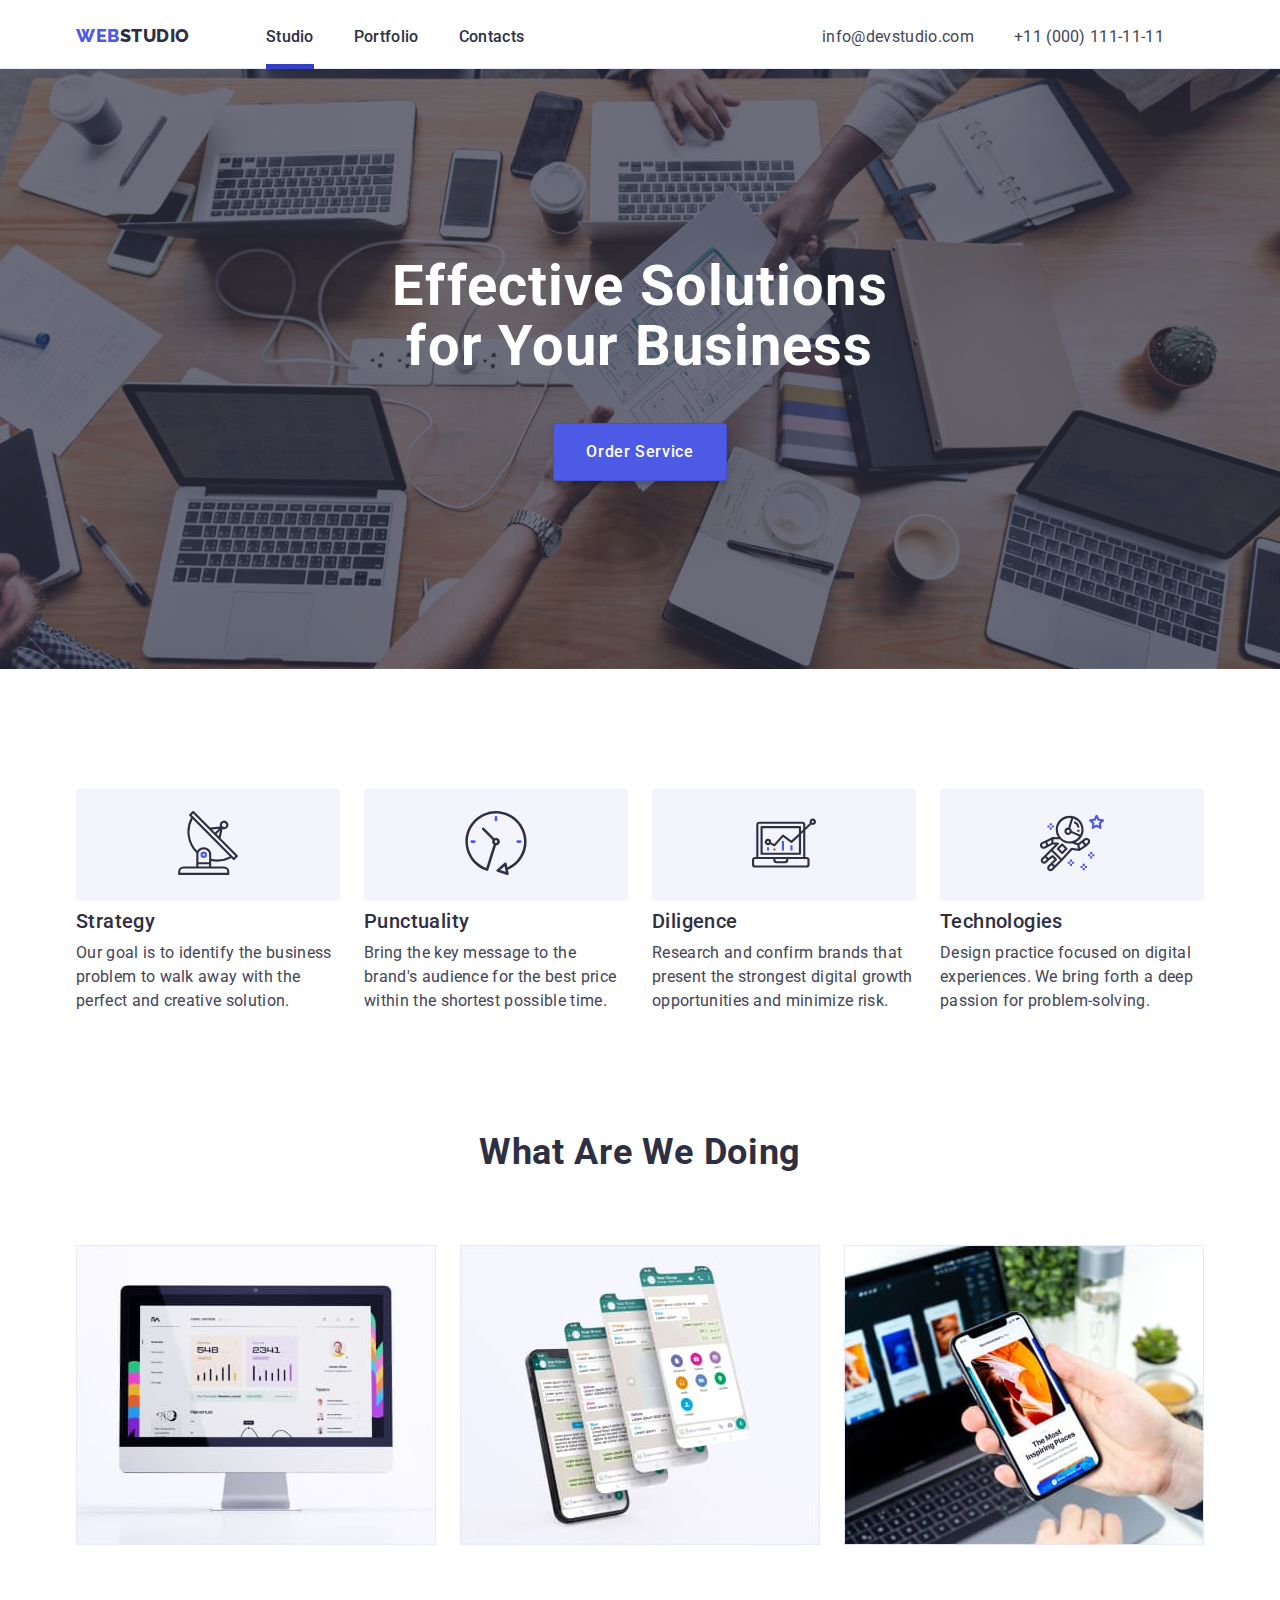
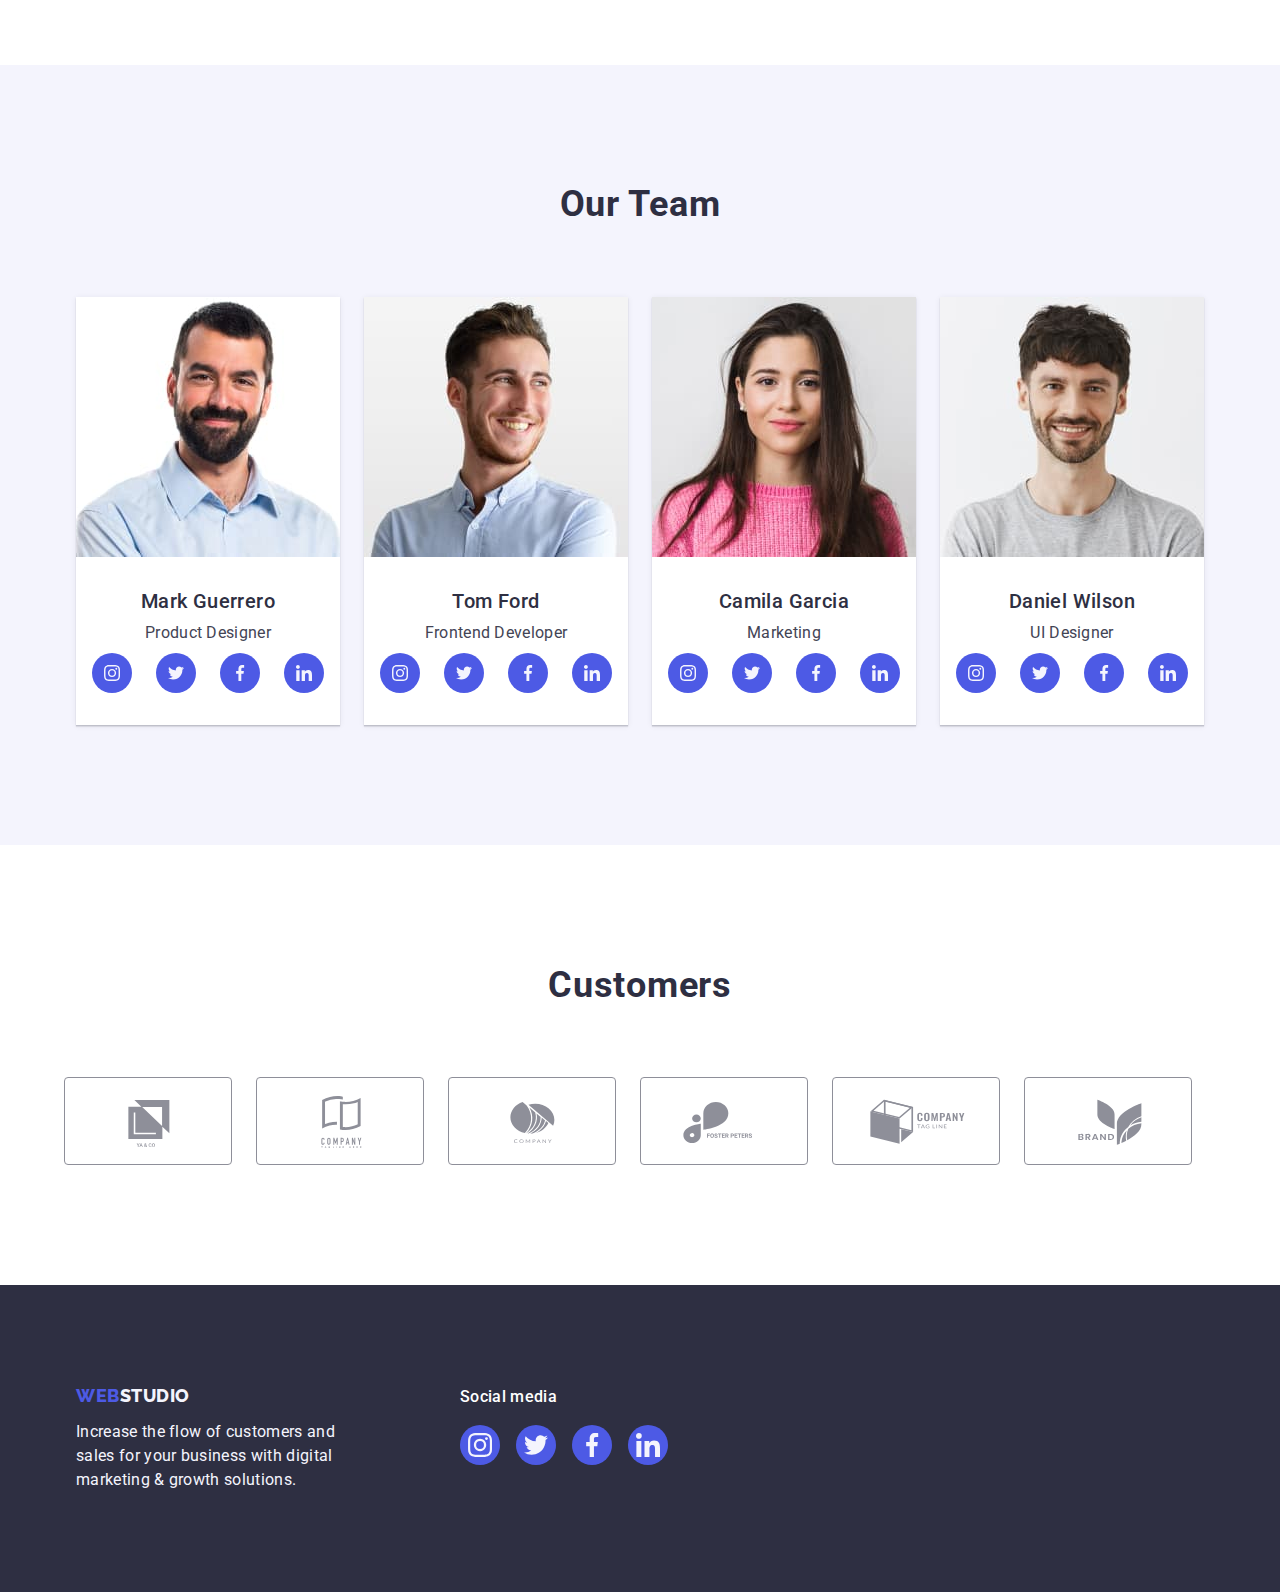
<file: index.html>
<!DOCTYPE html>
<html lang="en">
  <head>
    <meta charset="UTF-8" />
    <meta http-equiv="X-UA-Compatible" content="IE=edge" />
    <meta name="viewport" content="width=, initial-scale=1.0" />
    <title>WebStudio</title>
    <link rel="preconnect" href="https://fonts.googleapis.com" />
    <link rel="preconnect" href="https://fonts.gstatic.com" crossorigin />

    <link
      href="https://fonts.googleapis.com/css2?family=Raleway:wght@800&family=Roboto:wght@400;500;700;900&display=swap"
      rel="stylesheet"
    />

    <link
      rel="stylesheet"
      href="https://cdnjs.cloudflare.com/ajax/libs/modern-normalize/1.0.0/modern-normalize.min.css"
    />
    <link rel="stylesheet" href="./css/styles.css" />
  </head>
  <body>
    <!--header-WebStudio-start-->
    <header class="header">
      <div class="container">
        <div class="nav-wrap">
          <nav class="header-nav">
            <a href="./index.html" class="logo-title link"
              >Web<span class="logo-span">Studio</span></a
            >
            <ul class="header-list list">
              <li class="header-item link">
                <a href="./index.html" class="link-item link current">Studio</a>
              </li>
              <li class="header-item link">
                <a href="./portfolio.html" class="link-item link">Portfolio</a>
              </li>
              <li class="header-item link">
                <a href="" class="link-item link">Contacts</a>
              </li>
            </ul>
          </nav>
          <address class="header-address">
            <ul class="address-list list">
              <li class="address-item link">
                <a href="mailto:info@devstudio.com" class="link-adsress link"
                  >info@devstudio.com</a
                >
              </li>
              <li class="address-item link">
                <a href="tel:+110001111111" class="link-adsress link"
                  >+11 (000) 111-11-11</a
                >
              </li>
            </ul>
          </address>
        </div>
      </div>
    </header>
    <!--header-WebStudio-finish-->
    <main>
      <!--section-hero-start-->
      <section class="hero-section">
        <div class="container">
          <div class="hero-wrap">
            <h1 class="hero-title">Effective Solutions for Your Business</h1>
          </div>
          <div class="btn-wrap">
            <button type="button" data-modal-open class="hero-btn">
              Order Service
            </button>
          </div>
        </div>
      </section>
      <!--section-hero-finish-->

      <!--section-our-goals-start-->

      <section class="goals">
        <div class="container">
          <h2 class="goals-title" hidden>OUR GOALS</h2>
          <div class="our-wrap">
            <ul class="ours-list list">
              <li class="goals-item item">
                <div class="goals-svg-wrap">
                  <a class="svg-test" href="">
                    <svg width="64" height="64">
                      <use href="./images/icons.svg#icon-antenna"></use>
                    </svg>
                  </a>
                </div>
                <h3 class="goals-list-title title">Strategy</h3>
                <p class="goals-item-text text">
                  Our goal is to identify the business problem to walk away with
                  the perfect and creative solution.
                </p>
              </li>
              <li class="goals-item item">
                <div class="goals-svg-wrap">
                  <a class="svg-test" href="">
                    <svg width="64" height="64">
                      <use href="./images/icons.svg#icon-clock"></use>
                    </svg>
                  </a>
                </div>
                <h3 class="goals-list-title title">Punctuality</h3>
                <p class="goals-item-text text">
                  Bring the key message to the brand's audience for the best
                  price within the shortest possible time.
                </p>
              </li>
              <li class="goals-item item">
                <div class="goals-svg-wrap">
                  <a class="svg-test" href="">
                    <svg class="goals-swg" width="64" height="64">
                      <use href="./images/icons.svg#icon-diagram"></use>
                    </svg>
                  </a>
                </div>
                <h3 class="goals-list-title title">Diligence</h3>
                <p class="goals-item-text text">
                  Research and confirm brands that present the strongest digital
                  growth opportunities and minimize risk.
                </p>
              </li>
              <li class="goals-item item">
                <div class="goals-svg-wrap">
                  <a class="svg-test" href="">
                    <svg width="64" height="64">
                      <use href="./images/icons.svg#icon-astronaut"></use>
                    </svg>
                  </a>
                </div>
                <h3 class="goals-list-title title">Technologies</h3>
                <p class="goals-item-text text">
                  Design practice focused on digital experiences. We bring forth
                  a deep passion for problem-solving.
                </p>
              </li>
            </ul>
          </div>
        </div>
      </section>
      <!--section-our-goals-finish-->

      <!--section-our-worck-start-->
      <section class="worck">
        <div class="container">
          <h2 class="section-worck-title">What Are We Doing</h2>
          <ul class="img-worck list">
            <li class="worck-item item">
              <img
                src="./images/statistics.jpg"
                class="worck-img"
                alt="statistics"
                width="360"
              />
            </li>
            <li class="worck-item item">
              <img
                src="./images/informing.jpg"
                class="worck-img"
                alt="informing"
                width="360"
              />
            </li>
            <li class="worck-item item">
              <img
                src="./images/Software.jpg"
                class="worck-img"
                alt="Software"
                width="360"
              />
            </li>
          </ul>
        </div>
      </section>
      <!--section-our-worck-finish-->

      <!--section-our-experts-start-->
      <section class="team">
        <div class="container">
          <h2 class="section-team-title">Our Team</h2>
          <ul class="our-tram list">
            <li class="team-item item">
              <img
                src="./images/Mark-Guerrero.jpg"
                alt="Mark Guerrero"
                width="264"
              />
              <div class="info-wrap">
                <h3 class="team-list-title">Mark Guerrero</h3>
                <p class="team-list-text">Product Designer</p>
                <ul class="svg-link-list item">
                  <li class="social-networck-svg list">
                    <a class="social link" href=""
                      ><svg width="16" height="16">
                        <use
                          class="svg-wrap"
                          href="./images/icons.svg#icon-instagram"
                        ></use>
                      </svg>
                    </a>
                  </li>
                  <li class="social-networck-svg list">
                    <a class="social link" href=""
                      ><svg width="16" height="16">
                        <use
                          class="svg-wrap"
                          href="./images/icons.svg#icon-twitter"
                        ></use>
                      </svg>
                    </a>
                  </li>
                  <li class="social-networck-svg list">
                    <a class="social link" href=""
                      ><svg width="16" height="16">
                        <use
                          class="svg-wrap"
                          href="./images/icons.svg#icon-facebook"
                        ></use>
                      </svg>
                    </a>
                  </li>
                  <li class="social-networck-svg list">
                    <a class="social link" href=""
                      ><svg width="16" height="16">
                        <use
                          class="svg-wrap"
                          href="./images/icons.svg#icon-linkedin"
                        ></use>
                      </svg>
                    </a>
                  </li>
                </ul>
              </div>
            </li>

            <li class="team-item item">
              <img src="./images/Tom-Ford.jpg" alt="Tom Ford" width="264" />
              <div class="info-wrap">
                <h3 class="team-list-title">Tom Ford</h3>
                <p class="team-list-text">Frontend Developer</p>
                <ul class="svg-link-list item">
                  <li class="social-networck-svg list">
                    <a class="social link" href=""
                      ><svg width="16" height="16">
                        <use
                          class="svg-wrap"
                          href="./images/icons.svg#icon-instagram"
                        ></use>
                      </svg>
                    </a>
                  </li>
                  <li class="social-networck-svg list">
                    <a class="social link" href=""
                      ><svg width="16" height="16">
                        <use
                          class="svg-wrap"
                          href="./images/icons.svg#icon-twitter"
                        ></use>
                      </svg>
                    </a>
                  </li>
                  <li class="social-networck-svg list">
                    <a class="social link" href=""
                      ><svg width="16" height="16">
                        <use
                          class="svg-wrap"
                          href="./images/icons.svg#icon-facebook"
                        ></use>
                      </svg>
                    </a>
                  </li>
                  <li class="social-networck-svg list">
                    <a class="social link" href=""
                      ><svg width="16" height="16">
                        <use
                          class="svg-wrap"
                          href="./images/icons.svg#icon-linkedin"
                        ></use>
                      </svg>
                    </a>
                  </li>
                </ul>
              </div>
            </li>

            <li class="team-item item">
              <img
                src="./images/Camila-Garcia.jpg"
                alt="Camila Garcia"
                width="264"
              />
              <div class="info-wrap">
                <h3 class="team-list-title">Camila Garcia</h3>
                <p class="team-list-text">Marketing</p>
                <ul class="svg-link-list item">
                  <li class="social-networck-svg list">
                    <a class="social link" href=""
                      ><svg width="16" height="16">
                        <use
                          class="svg-wrap"
                          href="./images/icons.svg#icon-instagram"
                        ></use>
                      </svg>
                    </a>
                  </li>
                  <li class="social-networck-svg list">
                    <a class="social link" href=""
                      ><svg width="16" height="16">
                        <use
                          class="svg-wrap"
                          href="./images/icons.svg#icon-twitter"
                        ></use>
                      </svg>
                    </a>
                  </li>
                  <li class="social-networck-svg list">
                    <a class="social link" href=""
                      ><svg width="16" height="16">
                        <use
                          class="svg-wrap"
                          href="./images/icons.svg#icon-facebook"
                        ></use>
                      </svg>
                    </a>
                  </li>
                  <li class="social-networck-svg list">
                    <a class="social link" href=""
                      ><svg width="16" height="16">
                        <use
                          class="svg-wrap"
                          href="./images/icons.svg#icon-linkedin"
                        ></use>
                      </svg>
                    </a>
                  </li>
                </ul>
              </div>
            </li>

            <li class="team-item item">
              <img
                src="./images/Daniel-Wilson.jpg"
                alt="Daniel Wilson"
                width="264"
              />
              <div class="info-wrap">
                <h3 class="team-list-title">Daniel Wilson</h3>
                <p class="team-list-text">UI Designer</p>
                <ul class="svg-link-list item">
                  <li class="social-networck-svg list">
                    <a class="social link" href=""
                      ><svg width="16" height="16">
                        <use
                          class="svg-wrap"
                          href="./images/icons.svg#icon-instagram"
                        ></use>
                      </svg>
                    </a>
                  </li>
                  <li class="social-networck-svg list">
                    <a class="social link" href=""
                      ><svg width="16" height="16">
                        <use
                          class="svg-wrap"
                          href="./images/icons.svg#icon-twitter"
                        ></use>
                      </svg>
                    </a>
                  </li>
                  <li class="social-networck-svg list">
                    <a class="social link" href=""
                      ><svg width="16" height="16">
                        <use
                          class="svg-wrap"
                          href="./images/icons.svg#icon-facebook"
                        ></use>
                      </svg>
                    </a>
                  </li>
                  <li class="social-networck-svg list">
                    <a class="social link" href=""
                      ><svg width="16" height="16">
                        <use
                          class="svg-wrap"
                          href="./images/icons.svg#icon-linkedin"
                        ></use>
                      </svg>
                    </a>
                  </li>
                </ul>
              </div>
            </li>
          </ul>
        </div>
      </section>
      <!--section-Customers-Start-->
      <section class="customers">
        <div class="container">
          <h2 class="customers-title">Customers</h2>
          <ul class="customers-list list">
            <li class="customers-item item">
              <a href="" class="customers-link link">
                <svg width="104" height="56">
                  <use
                    href="./images/icons.svg#icon-Logo-a"
                    class="customers-use-svg"
                  ></use>
                </svg>
              </a>
            </li>
            <li class="customers-item item">
              <a href="" class="customers-link link">
                <svg width="104" height="56">
                  <use
                    href="./images/icons.svg#icon-Logo-b"
                    class="customers-use-svg"
                  ></use>
                </svg>
              </a>
            </li>
            <li class="customers-item item">
              <a href="" class="customers-link link">
                <svg width="104" height="56">
                  <use
                    href="./images/icons.svg#icon-Logo-c"
                    class="customers-use-svg"
                  ></use>
                </svg>
              </a>
            </li>
            <li class="customers-item item">
              <a href="" class="customers-link link">
                <svg width="104" height="56">
                  <use
                    href="./images/icons.svg#icon-Logo-d"
                    class="customers-use-svg"
                  ></use>
                </svg>
              </a>
            </li>
            <li class="customers-item item">
              <a href="" class="customers-link link">
                <svg width="104" height="56">
                  <use
                    href="./images/icons.svg#icon-Logo-f"
                    class="customers-use-svg"
                  ></use>
                </svg>
              </a>
            </li>
            <li class="customers-item item">
              <a href="" class="customers-link link">
                <svg width="104" height="56">
                  <use
                    href="./images/icons.svg#icon-Logo-e"
                    class="customers-use-svg"
                  ></use>
                </svg>
              </a>
            </li>
          </ul>
        </div>
      </section>
      <!--section-Customers-Finish-->
    </main>

    <footer class="web-footer">
      <div class="container">
        <div class="footer-wrap">
          <div class="footer-wrp-link">
            <a href="./index.html" class="logo-title-footer link"
              >Web<span class="logo-span-footer">Studio</span></a
            >
            <p class="web-footer-text">
              Increase the flow of customers and sales for your business with
              digital marketing & growth solutions.
            </p>
          </div>
          <div class="footer-link-wrap">
            <h3 class="footer-link-title">Social media</h3>
            <ul class="svg-footer-list item">
              <li class="social-networck-svg list">
                <a class="social f-social link" href=""
                  ><svg width="24" height="24">
                    <use
                      class="svg-wrap"
                      href="./images/icons.svg#icon-instagram"
                    ></use>
                  </svg>
                </a>
              </li>
              <li class="social-networck-svg list">
                <a class="social f-social link" href=""
                  ><svg width="24" height="24">
                    <use
                      class="svg-wrap"
                      href="./images/icons.svg#icon-twitter"
                    ></use>
                  </svg>
                </a>
              </li>
              <li class="social-networck-svg list">
                <a class="social f-social link" href=""
                  ><svg width="24" height="24">
                    <use
                      class="svg-wrap"
                      href="./images/icons.svg#icon-facebook"
                    ></use>
                  </svg>
                </a>
              </li>
              <li class="social-networck-svg list">
                <a class="social f-social link" href=""
                  ><svg width="24" height="24">
                    <use
                      class="svg-wrap"
                      href="./images/icons.svg#icon-linkedin"
                    ></use>
                  </svg>
                </a>
              </li>
            </ul>
          </div>
        </div>
      </div>
    </footer>

    <div class="backdrop is-hidden" data-modal>
      <div class="model">
        <button type="button" data-modal-close class="button-svg">
          <svg width="8" height="8">
            <use href="./images/icons.svg#icon-close-svg" class="x-svg"></use>
          </svg>
        </button>
      </div>
    </div>

    <script src="./js/modal.js"></script>
  </body>
</html>
</file>
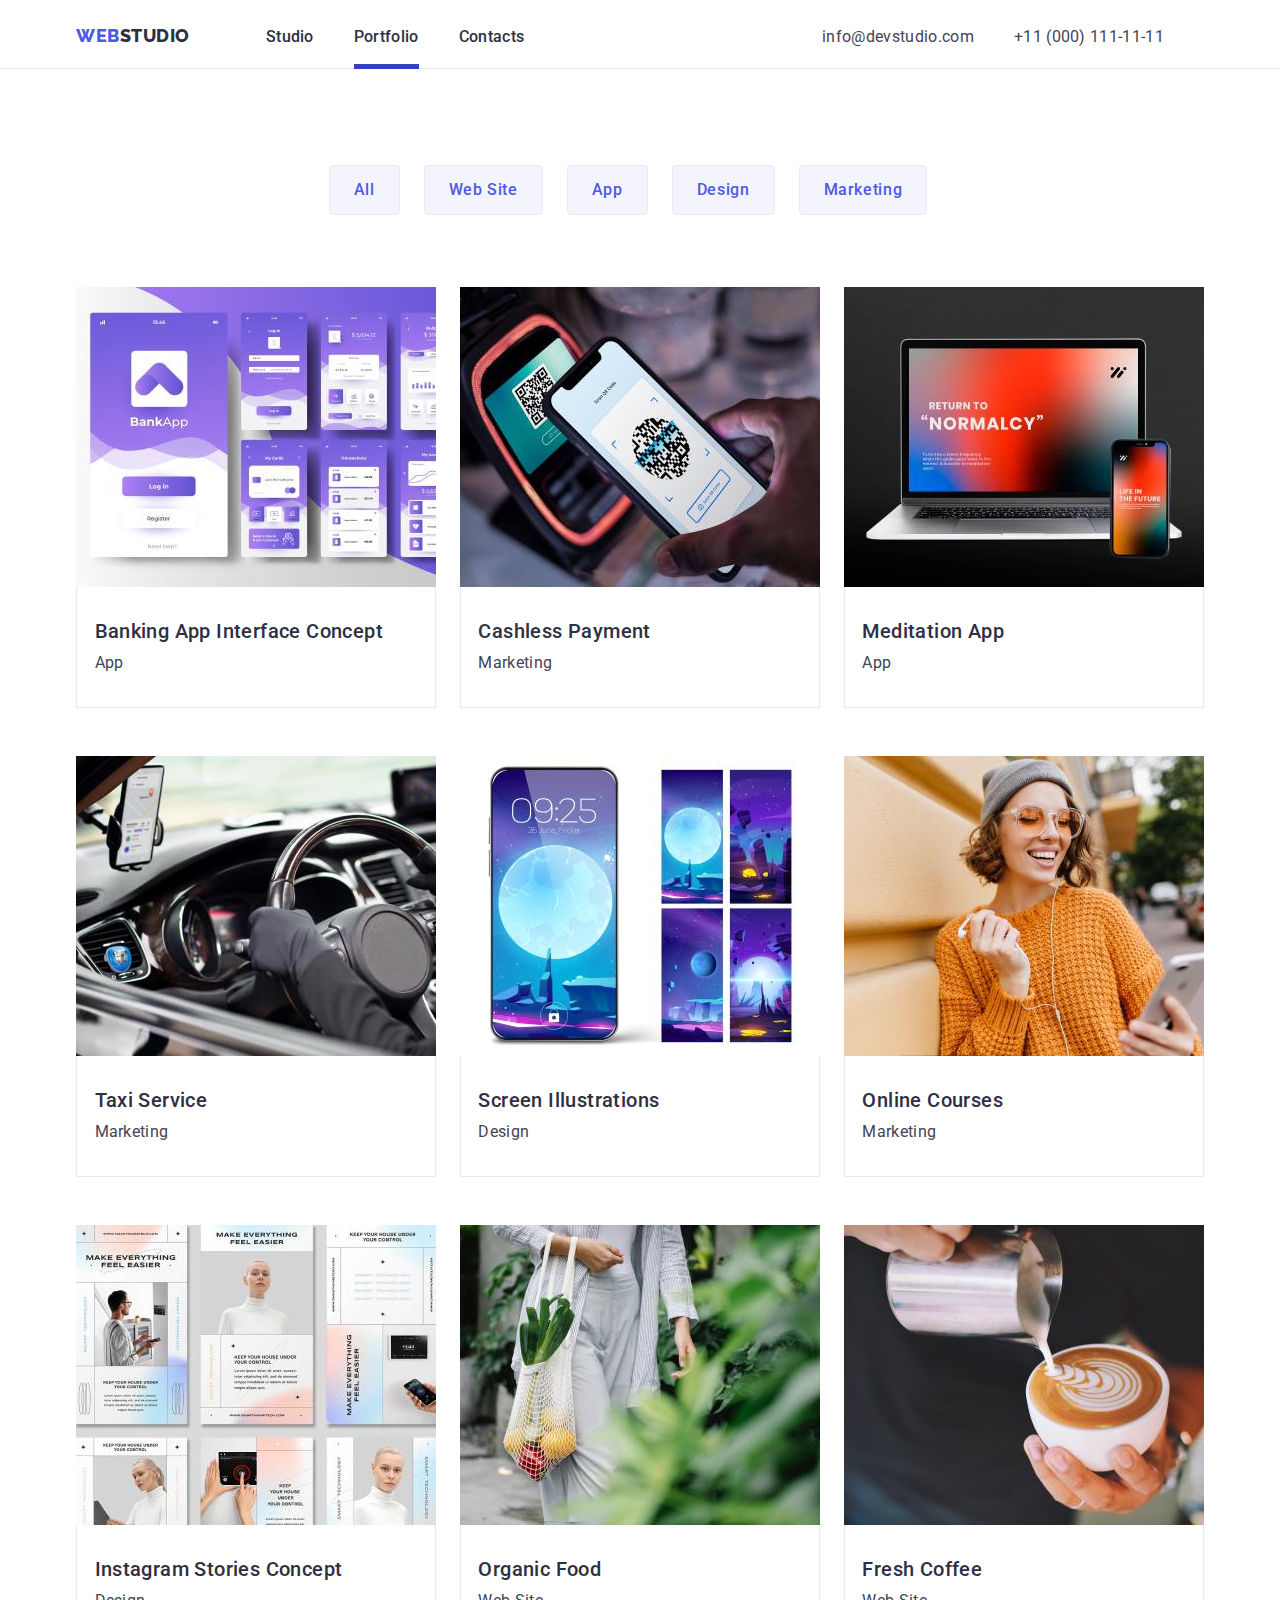
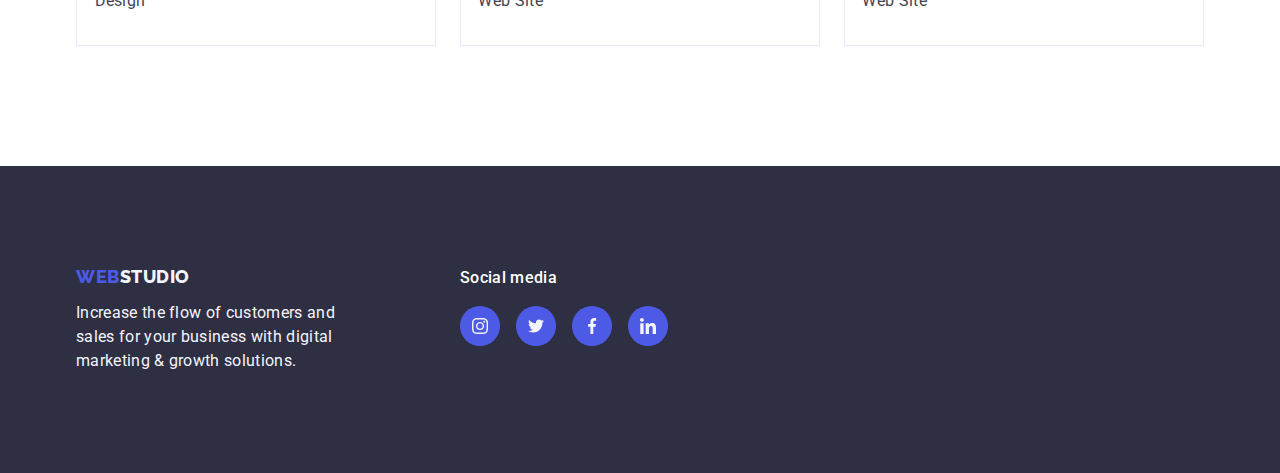
<file: portfolio.html>
<!DOCTYPE html>
<html lang="en">
  <head>
    <meta charset="UTF-8" />
    <meta http-equiv="X-UA-Compatible" content="IE=edge" />
    <meta name="viewport" content="width=device-width, initial-scale=1.0" />
    <title>Portfolio</title>
    <link rel="preconnect" href="https://fonts.googleapis.com" />
    <link rel="preconnect" href="https://fonts.gstatic.com" crossorigin />
    <link
      rel="stylesheet"
      href="https://cdnjs.cloudflare.com/ajax/libs/modern-normalize/1.0.0/modern-normalize.min.css"
    />
    <link
      href="https://fonts.googleapis.com/css2?family=Raleway:wght@800&family=Roboto:wght@400;500;700&display=swap"
      rel="stylesheet"
    />
    <link rel="stylesheet" href="./css/styles.css" />
  </head>
  <body>
    <!--PORTFOLIO-HEADER-START-->
    <header class="header">
      <div class="container">
        <div class="nav-wrap">
          <nav class="header-nav">
            <a href="./index.html" class="logo-title link"
              >Web<span class="logo-span">Studio</span></a
            >
            <ul class="header-list list">
              <li class="header-item link">
                <a href="./index.html" class="link-item link">Studio</a>
              </li>
              <li class="header-item link">
                <a
                  href="./portfolio.html"
                  class="link-item link current"
                  target="_blank"
                  rel="noopener noreferrer nofollow"
                  >Portfolio</a
                >
              </li>
              <li class="header-item link">
                <a href="" class="link-item link">Contacts</a>
              </li>
            </ul>
          </nav>
          <address class="header-address">
            <ul class="address-list list">
              <li class="address-item link">
                <a href="mailto:info@devstudio.com" class="link-adsress link"
                  >info@devstudio.com</a
                >
              </li>
              <li class="address-item link">
                <a href="tel:+110001111111" class="link-adsress link"
                  >+11 (000) 111-11-11</a
                >
              </li>
            </ul>
          </address>
        </div>
      </div>
    </header>
    <!--PORTFOLIO-HEADER-FINISH-->
    <!--PORTFOLIO-SECTION-START-->
    <main>
      <section class="portfolio">
        <div class="container">
          <h1 hidden class="portfolio-title">Portfolio</h1>
          <ul class="portfolio-list list">
            <li class="portfolio-item item">
              <button type="button" class="portfolio-btn">All</button>
            </li>
            <li class="portfolio-item item">
              <button type="button" class="portfolio-btn">Web Site</button>
            </li>
            <li class="portfolio-item item">
              <button type="button" class="portfolio-btn">App</button>
            </li>
            <li class="portfolio-item item">
              <button type="button" class="portfolio-btn">Design</button>
            </li>
            <li class="portfolio-item item">
              <button type="button" class="portfolio-btn">Marketing</button>
            </li>
          </ul>

          <ul class="img-list list">
            <li class="portfolio-item-img item">
              <a href="" class="portfolio-link link"
                ><div class="portfolio-link-wrap">
                  <img
                    src="./images/interface-concept-1.jpg"
                    alt="Cashless Payment"
                    width="360"
                  />
                  <p class="list-text-hover">
                    14 Stylish and User-Friendly App Design Concepts · Task
                    Manager App · Calorie Tracker App · Exotic Fruit Ecommerce
                    App · Cloud Storage App
                  </p>
                </div>
                <div class="portfolio-info-wrap">
                  <h2 class="img-title">Banking App Interface Concept</h2>
                  <p class="img-text">App</p>
                </div>
              </a>
            </li>

            <li class="portfolio-item-img item">
              <a href="" class="portfolio-link link"
                ><div class="portfolio-link-wrap">
                  <img
                    src="./images/cashless-2.jpg"
                    alt="Cashless Payment"
                    width="360"
                  />
                  <p class="list-text-hover">
                    14 Stylish and User-Friendly App Design Concepts · Task
                    Manager App · Calorie Tracker App · Exotic Fruit Ecommerce
                    App · Cloud Storage App
                  </p>
                </div>
                <div class="portfolio-info-wrap">
                  <h2 class="img-title">Cashless Payment</h2>
                  <p class="img-text">Marketing</p>
                </div>
              </a>
            </li>
            <li class="portfolio-item-img item">
              <a href="" class="portfolio-link link"
                ><div class="portfolio-link-wrap">
                  <img
                    src="./images/meditation-app-3.jpg"
                    alt="Meditation App"
                    width="360"
                  />
                  <p class="list-text-hover">
                    14 Stylish and User-Friendly App Design Concepts · Task
                    Manager App · Calorie Tracker App · Exotic Fruit Ecommerce
                    App · Cloud Storage App
                  </p>
                </div>
                <div class="portfolio-info-wrap">
                  <h2 class="img-title">Meditation App</h2>
                  <p class="img-text">App</p>
                </div>
              </a>
            </li>
            <li class="portfolio-item-img item">
              <a href="" class="portfolio-link link"
                ><div class="portfolio-link-wrap">
                  <img
                    src="./images/taxi-4.jpg"
                    alt="Taxi Service"
                    width="360"
                  />
                  <p class="list-text-hover">
                    14 Stylish and User-Friendly App Design Concepts · Task
                    Manager App · Calorie Tracker App · Exotic Fruit Ecommerce
                    App · Cloud Storage App
                  </p>
                </div>
                <div class="portfolio-info-wrap">
                  <h2 class="img-title">Taxi Service</h2>
                  <p class="img-text">Marketing</p>
                </div>
              </a>
            </li>
            <li class="portfolio-item-img item">
              <a href="" class="portfolio-link link"
                ><div class="portfolio-link-wrap">
                  <img
                    src="./images/illustrations-5.jpg"
                    alt="Screen Illustrations"
                    width="360"
                  />
                  <p class="list-text-hover">
                    14 Stylish and User-Friendly App Design Concepts · Task
                    Manager App · Calorie Tracker App · Exotic Fruit Ecommerce
                    App · Cloud Storage App
                  </p>
                </div>
                <div class="portfolio-info-wrap">
                  <h2 class="img-title">Screen Illustrations</h2>
                  <p class="img-text">Design</p>
                </div>
              </a>
            </li>
            <li class="portfolio-item-img item">
              <a href="" class="portfolio-link link"
                ><div class="portfolio-link-wrap">
                  <img
                    src="./images/courses-6.jpg"
                    alt="Online Courses"
                    width="360"
                  />
                  <p class="list-text-hover">
                    14 Stylish and User-Friendly App Design Concepts · Task
                    Manager App · Calorie Tracker App · Exotic Fruit Ecommerce
                    App · Cloud Storage App
                  </p>
                </div>
                <div class="portfolio-info-wrap">
                  <h2 class="img-title">Online Courses</h2>
                  <p class="img-text">Marketing</p>
                </div>
              </a>
            </li>
            <li class="portfolio-item-img item">
              <a href="" class="portfolio-link link"
                ><div class="portfolio-link-wrap">
                  <img
                    src="./images/stories-concept-7.jpg"
                    alt="Instagram Stories Concept"
                    width="360"
                  />
                  <p class="list-text-hover">
                    14 Stylish and User-Friendly App Design Concepts · Task
                    Manager App · Calorie Tracker App · Exotic Fruit Ecommerce
                    App · Cloud Storage App
                  </p>
                </div>
                <div class="portfolio-info-wrap">
                  <h2 class="img-title">Instagram Stories Concept</h2>
                  <p class="img-text">Design</p>
                </div>
              </a>
            </li>
            <li class="portfolio-item-img item">
              <a href="" class="portfolio-link link"
                ><div class="portfolio-link-wrap">
                  <img
                    src="./images/food-8.jpg"
                    alt="Organic Food"
                    width="360"
                  />
                  <p class="list-text-hover">
                    14 Stylish and User-Friendly App Design Concepts · Task
                    Manager App · Calorie Tracker App · Exotic Fruit Ecommerce
                    App · Cloud Storage App
                  </p>
                </div>
                <div class="portfolio-info-wrap">
                  <h2 class="img-title">Organic Food</h2>
                  <p class="img-text">Web Site</p>
                </div>
              </a>
            </li>
            <li class="portfolio-item-img item">
              <a href="" class="portfolio-link link"
                ><div class="portfolio-link-wrap">
                  <img
                    src="./images/coffee-9.jpg"
                    alt="Fresh Coffee"
                    width="360"
                  />
                  <p class="list-text-hover">
                    14 Stylish and User-Friendly App Design Concepts · Task
                    Manager App · Calorie Tracker App · Exotic Fruit Ecommerce
                    App · Cloud Storage App
                  </p>
                </div>
                <div class="portfolio-info-wrap">
                  <h2 class="img-title">Fresh Coffee</h2>
                  <p class="img-text">Web Site</p>
                </div>
              </a>
            </li>
          </ul>
        </div>
      </section>
      <!--PORTFOLIO-SECTION-FINISH-->
    </main>
    <!--PORTFOLIO-FOOTER-START-->
    <footer class="web-footer">
      <div class="container">
        <div class="footer-wrap">
          <div class="footer-wrp-link">
            <a href="./index.html" class="logo-title-footer link"
              >Web<span class="logo-span-footer">Studio</span></a
            >
            <p class="web-footer-text">
              Increase the flow of customers and sales for your business with
              digital marketing & growth solutions.
            </p>
          </div>
          <div class="footer-link-wrap">
            <h3 class="footer-link-title">Social media</h3>
            <ul class="svg-footer-list item">
              <li class="social-networck-svg list">
                <a class="social link" href=""
                  ><svg width="16" height="16">
                    <use
                      class="svg-wrap"
                      href="./images/icons.svg#icon-instagram"
                    ></use>
                  </svg>
                </a>
              </li>
              <li class="social-networck-svg list">
                <a class="social link" href=""
                  ><svg width="16" height="16">
                    <use
                      class="svg-wrap"
                      href="./images/icons.svg#icon-twitter"
                    ></use>
                  </svg>
                </a>
              </li>
              <li class="social-networck-svg list">
                <a class="social link" href=""
                  ><svg width="16" height="16">
                    <use
                      class="svg-wrap"
                      href="./images/icons.svg#icon-facebook"
                    ></use>
                  </svg>
                </a>
              </li>
              <li class="social-networck-svg list">
                <a class="social link" href=""
                  ><svg width="16" height="16">
                    <use
                      class="svg-wrap"
                      href="./images/icons.svg#icon-linkedin"
                    ></use>
                  </svg>
                </a>
              </li>
            </ul>
          </div>
        </div>
      </div>
    </footer>
    <!--PORTFOLIO-FOOTER-FINISH-->
  </body>
</html>
</file>
<file: css/styles.css>
:root {
  --color-logo: #4d5ae5;
  --color-text: #434455;
  --color-text-title-bng: #2e2f42;
  --color-white: #ffffff;
  --color-footer-text: #f4f4fd;
  --color-btn-bng: #404bbf;
}
/* index.html start */
body {
  background-color: var(--color-white);
  font-family: "Roboto", sans-serif;
  color: var(--color-text);
}

h1,
h2,
h3,
h4,
h5,
h6,
p,
ul {
  margin: 0;
  padding: 0;
  border: 0;
}
img {
  display: block;
  max-height: 100%;
  height: auto;
}

.container {
  width: 1158px;
  margin: 0 auto;
  padding-left: 15px;
  padding-right: 15px;
}

.list {
  list-style: none;
  text-decoration: none;
  font-style: normal;
}

.link {
  text-decoration: none;
  height: 19px;
}

.no-scroll {
  overflow: hidden;
}

header {
  box-sizing: border-box;
  font-style: normal;
  list-style: none;
  color: var(--color-text);
  background-color: var(--color-white);
  background: #ffffff;
  border-bottom: 1px solid #e7e9fc;
  padding-top: 24.5px;
  padding-bottom: 24.5px;
}

.header-nav {
  display: flex;
  justify-content: space-between;
}
.nav-wrap {
  display: flex;
  justify-content: space-between;
  align-items: center;
}

/* index.html LOGO */
.logo-title {
  display: inline-block;
  text-transform: uppercase;
  text-decoration: none;
  font-family: "Raleway", sans-serif;
  color: var(--color-logo);
  font-weight: 800;
  font-size: 18px;
  line-height: 1.17;
  letter-spacing: 0.03em;
  margin-right: 76px;
}

.header-list {
  display: flex;
}

.address-item {
  margin-right: 40px;
}

.link-adsress {
  text-decoration: none;
  font-weight: 400;
  font-size: 16px;
  line-height: 1.5;
  letter-spacing: 0.02em;
  color: var(--color-text);
}
.logo-span {
  color: var(--color-text-title-bng);
}

/* index.html HEADER LIST+NAV */

.link-adsress:hover,
.link-adsress:focus {
  color: #404bbf;
}
.header-address {
  text-decoration: none;
  font-style: normal;
}

.current {
  position: relative;
}

.current::after {
  content: "";
  position: absolute;
  left: 0;
  bottom: -23px;
  width: 100%;
  height: 5px;
  box-sizing: 2px;
  background-color: #3441c7;
}

.address-list {
  display: flex;
}

.link-item:active {
  color: var(--color-btn-bng);
}

.link-item:hover,
.link-item:focus {
  color: var(--color-btn-bng);
}

.link-item {
  margin-right: 40px;
  text-decoration: none;
  font-weight: 500;
  font-size: 16px;
  line-height: 1.5;
  letter-spacing: 0.02em;
  color: var(--color-text-title-bng);
}

.link-item {
  text-decoration: none;
  font-weight: 500;
  font-size: 16px;
  line-height: 1.5;
  letter-spacing: 0.02em;
  color: var(--color-text-title-bng);
}
/* index.html HERO SECTION */
.hero-section {
  width: 100%;
  max-width: 1440px;
  margin: 0 auto;
  box-sizing: border-box;
  background: #2e2f42;
  background-image: linear-gradient(
      rgba(46, 47, 66, 0.7),
      rgba(46, 47, 66, 0.7)
    ),
    url(../images/people-office.jpg);
  background-repeat: no-repeat;
  background-position: center;
  background-size: cover;

  padding-top: 188px;
  padding-bottom: 188px;
}

.hero-wrap {
  display: flex;
  justify-content: center;
}
.hero-title {
  max-width: 496px;
  font-size: 56px;
  line-height: 1.07;
  text-align: center;
  letter-spacing: 0.02em;
  color: var(--color-white);
  margin-bottom: 46px;
}

.btn-wrap {
  display: flex;
  justify-content: center;
}

.link-address {
  color: var(--color-text);
}
/* index.html HERO BUTTON */
.hero-btn:hover,
.hero-btn:focus {
  background-color: #404bbf;
  cursor: pointer;
  transition: background-color 250ms ease;
}

.hero-btn {
  background-color: var(--color-logo);
  font-family: "Roboto", sans-serif;
  font-weight: 500;
  font-size: 16px;
  line-height: 1.5;
  letter-spacing: 0.04em;
  color: var(--color-white);
  box-shadow: 0px 4px 4px rgba(0, 0, 0, 0.15);
  border-radius: 4px;
  padding: 16px 32px 16px 32px;
  border: 1px solid rgba(0, 0, 0, 0.1);
}
/* index.html SECTION GOALS*/

.item-svg {
}

.goals-svg-wrap {
  width: 264px;
  height: 112px;
  background: #f4f4fd;
  border-radius: 4px;
  display: flex;
  justify-content: center;
  align-items: center;
  margin-bottom: 8px;
}

.goals-swg {
}

.svg-list {
  display: flex;
  justify-content: center;
  gap: 10;
}

.svg-item {
  background: #f4f4fd;
  border-radius: 4px;
  width: 264px;
  height: 112px;
  margin-bottom: 8px;
  padding: 24px;
}

.goals {
  box-sizing: border-box;
  padding-top: 120px;
  padding-bottom: 120px;
}

.goals-title {
  font-weight: 500;
}

.ours-list {
  display: flex;
  margin-right: 24ox;
}

.goals-item {
  list-style: none;
  margin-right: 24px;
}

.goals-list-title {
  font-weight: 500;
  font-size: 20px;
  line-height: 1.2;
  letter-spacing: 0.02em;
  color: var(--color-text-title-bng);
  margin-bottom: 8px;
}

.goals-item-text {
  max-width: 264px;
  font-size: 16px;
  line-height: 1.5;
  letter-spacing: 0.02em;
  color: var(--color-text);

  width: 264px;
}

/* index.html SECTION WORCKS */
.worck {
  box-sizing: border-box;

  padding-bottom: 120px;
}
.section-worck-title {
  font-size: 36px;
  line-height: 1.11;
  letter-spacing: 0.02em;
  text-align: center;
  text-transform: capitalize;
  color: var(--color-text-title-bng);
  margin-bottom: 72px;
}

.img-worck {
  display: flex;
}

.worck-item {
  margin-right: 24px;
}

/* index.html SECTION TEAM */
.team {
  background-color: #f4f4fd;
  padding-top: 120px;
  padding-bottom: 120px;
}

.our-tram {
  display: flex;
}
.info-wrap {
  padding-top: 32px;
  padding-bottom: 32px;
}
.team-list-title {
  display: flex;
  justify-content: center;
  margin-bottom: 8px;
}

.team-list-text {
  display: flex;
  justify-content: center;
}
.section-team-title {
  text-transform: capitalize;
  font-size: 36px;
  line-height: 1.11;
  letter-spacing: 0.02em;
  text-align: center;
  color: var(--color-text-title-bng);
  margin-bottom: 72px;
}

.team-item {
  background-color: var(--color-white);
  margin-right: 24px;
  box-shadow: 0px 1px 6px rgba(46, 47, 66, 0.08),
    0px 1px 1px rgba(46, 47, 66, 0.16), 0px 2px 1px rgba(46, 47, 66, 0.08);
}

.team-list-title {
  font-weight: 500;
  font-size: 20px;
  line-height: 1.2;
  letter-spacing: 0.02em;
  color: var(--color-text-title-bng);
}
.team-list-text {
  font-size: 16px;
  line-height: 1.5;
  letter-spacing: 0.02em;
  color: var(--color-text);
  margin-bottom: 8px;
}

.svg-link-list {
  display: flex;
  justify-content: center;
  gap: 24px;
}
.item {
}
.social-networck-svg {
  width: 40px;
  height: 40px;
}
.list {
}
.svg-wrap {
}
.social {
  width: 100%;
  height: 100%;
  border-radius: 50%;
  background-color: #4d5ae5;
  display: inline-block;
  display: flex;
  justify-content: center;
  align-items: center;
  fill: #f4f4fd;
  transition: background-color 250ms ease;
}

.social:hover,
.social:focus {
  background-color: #3441c7;
}
.link {
}

/* section CUSTOMERS START */

.customers {
  box-sizing: border-box;
  padding-top: 120px;
  padding-bottom: 120px;
}
.customers-title {
  display: flex;
  justify-content: center;
  align-items: center;
  margin-bottom: 72px;
  font-weight: 700;
  font-size: 36px;
  line-height: 40px;
  letter-spacing: 0.02em;
  color: #2e2f42;
}
.container {
}
.title {
}
.customers-list {
  display: flex;
  justify-content: center;
  align-items: center;
}
.list {
}
.use-swg {
  fill: #4d5ae5;
  transition: fill 250ns ease;
}
.customers-item {
  margin-right: 24px;
}

.customers-link {
  border: 1px solid #8e8f99;
  border-radius: 4px;
  width: 168px;
  height: 88px;
  display: flex;
  justify-content: center;
  align-items: center;
  transition: border-radius 250ms linear;
}

.customers-use-svg {
  transition: fill 250ms linear;
}

.customers-link:hover use,
.customers-link:focus use {
  fill: blue;
}
.customers-link:hover,
.customers-link:focus {
  border: 1px solid #3441c7;
}

.customers-use-svg {
  fill: #8e8f99;
}

.customers-use-svg:hover {
}

/* section CUSTOMERS FINISH */

.backdrop {
  position: fixed;
  top: 0;
  width: 100%;
  height: 100%;
  background-color: rgba(46, 47, 66, 0.4);
  transition: opacity 250ms linear, visibility 250ms linear;
}

.model {
  width: 408px;
  min-height: 576px;
  background-color: #fcfcfc;
  border-radius: 4px;
  position: absolute;
  top: 50%;
  left: 50%;
  transform: translate(-50%, -50%) scale(1);
  transition: transform 250ms;
  padding: 20px;
}

.button-svg {
  display: flex;
  justify-content: center;
  align-items: center;
  width: 24px;
  height: 24px;
  background-color: #e7e9fc;
  border-radius: 50%;
  border: 1px solid rgba(0, 0, 0, 0.1);
  position: absolute;
  top: 24px;
  right: 24px;
  cursor: pointer;
}

.is-hidden {
  opacity: 0;
  visibility: hidden;
  pointer-events: none;
}

.backdrop.is-hidden .model {
  transform: translate(-50%, -50%) scaleY(0);
}

.x-svg {
}

/* index.html FOOTER */
.web-footer {
  display: flex;
  justify-content: space-between;
  align-items: center;
  background-color: #2e2f42;
  padding-top: 100px;
  padding-bottom: 100px;
}

.f-social:hover,
.f-social:focus {
  background-color: #31d0aa;
}

.logo-title-footer {
  display: inline-block;
  text-transform: uppercase;
  text-decoration: none;
  font-family: "Raleway", sans-serif;
  color: var(--color-logo);
  font-weight: 800;
  font-size: 18px;
  line-height: 1.17;
  letter-spacing: 0.03em;
  margin-bottom: 16px;
}
.web-footer-text {
  max-width: 264px;
  font-size: 16px;
  line-height: 1.5;
  letter-spacing: 0.02em;
  color: var(--color-footer-text);
}
.footer-wrap {
  display: flex;
  gap: 120px;
}

.logo-span-footer {
  color: var(--color-footer-text);
}

.footer-link-wrap {
  align-items: center;
}

.footer-link-title {
  display: flex;
  font-weight: 500;
  font-size: 16px;
  line-height: 1.5;
  letter-spacing: 0.02em;
  color: #ffffff;
  margin-bottom: 16px;
}

.svg-footer-list {
  display: flex;
  justify-content: center;
  gap: 16px;
}

/* index.html finish */

/* portfolio.html start */

.portfolio {
  margin: 0 auto;
  padding-top: 96px;
  padding-bottom: 120px;
}
.portfolio-btn:hover,
.portfolio-btn:focus {
  color: var(--color-white);
  background-color: var(--color-btn-bng);
  cursor: pointer;
}

/* portfolio.html BUTTON */
.portfolio-btn {
  background-color: var(--color-footer-text);
  border: 1px solid #e7e9fc;
  border-radius: 4px;
  font-family: "Roboto", sans-serif;
  font-weight: 500;
  border: 1px solid #e7e9fc;
  font-size: 16px;
  line-height: 1.5;
  letter-spacing: 0.04em;
  color: var(--color-logo);
  padding: 12px 24px;
  transition: background-color 250ms ease, box-shadow 250ms ease-in-out;
}

.portfolio-btn:hover,
.portfolio-btn:focus {
  box-shadow: 0px 3px 1px rgba(0, 0, 0, 0.1), 0px 2px 1px rgba(0, 0, 0, 0.08),
    0px 2px 2px rgba(0, 0, 0, 0.12);
  border-radius: 4px;
}

.portfolio-list {
  display: flex;
  justify-content: center;
  margin: 0 auto;

  margin-bottom: 72px;
}

/* portfolio.html LIST */
.portfolio-item {
  margin-right: 24px;
}

.portfolio-link {
  position: relative;
  top: 0;
}
.portfolio-link-wrap:hover .list-text-hover {
  transform: translate(0);
}

.portfolio-link-wrap {
  position: relative;
  overflow: hidden;
}

.list-text-hover {
  position: absolute;
  top: 0;
  background-color: #4d5ae5;
  color: #f4f4fd;
  font-weight: 400;
  font-size: 16px;
  letter-spacing: 0.02em;
  line-height: 1.5;
  padding-top: 40px;
  padding-left: 32px;
  padding-right: 32px;
  height: 100%;
  transform: translateY(100%);
  transition: transform 250ms linear;
  overflow: auto;
}

.portfolio-info-wrap {
  padding: 32px 17.5px;
  padding-bottom: 32px;
  border: 1px solid #e7e9fc;
  border-top: none;
}
.non-margin {
}

ul.img-list.list li:nth-last-child(-n + 3) {
  margin-bottom: 0;
}

.portfolio-item-img {
  width: calc((100% - 48px) / 3);
}

.portfolio-item-img:hover,
.portfolio-item-img:focus {
  box-shadow: 0px 1px 6px rgba(46, 47, 66, 0.08),
    0px 1px 1px rgba(46, 47, 66, 0.16), 0px 2px 1px rgba(46, 47, 66, 0.08);
  transition: box-shadow 250ms ease-in-out;
}

.img-list {
  display: flex;
  flex-wrap: wrap;
  gap: 48px 24px;
}

/* portfolio.html TITLE */
.img-title {
  box-sizing: border-box;
  margin-bottom: 8px;
  font-weight: 500;
  font-size: 20px;
  line-height: 1.2;
  letter-spacing: 0.02em;
  color: var(--color-text-title-bng);
}

/* portfolio.html IMAGES */
.img-text {
  font-size: 16px;
  line-height: 1.5;
  letter-spacing: 0.02em;
  color: var(--color-text);
}

.line-title {
  background-color: var(--color-white);
  border: 1px solid #e7e9fc;
  width: 360px;
  margin-right: 0;
}
color: #4350dd;
</file>
